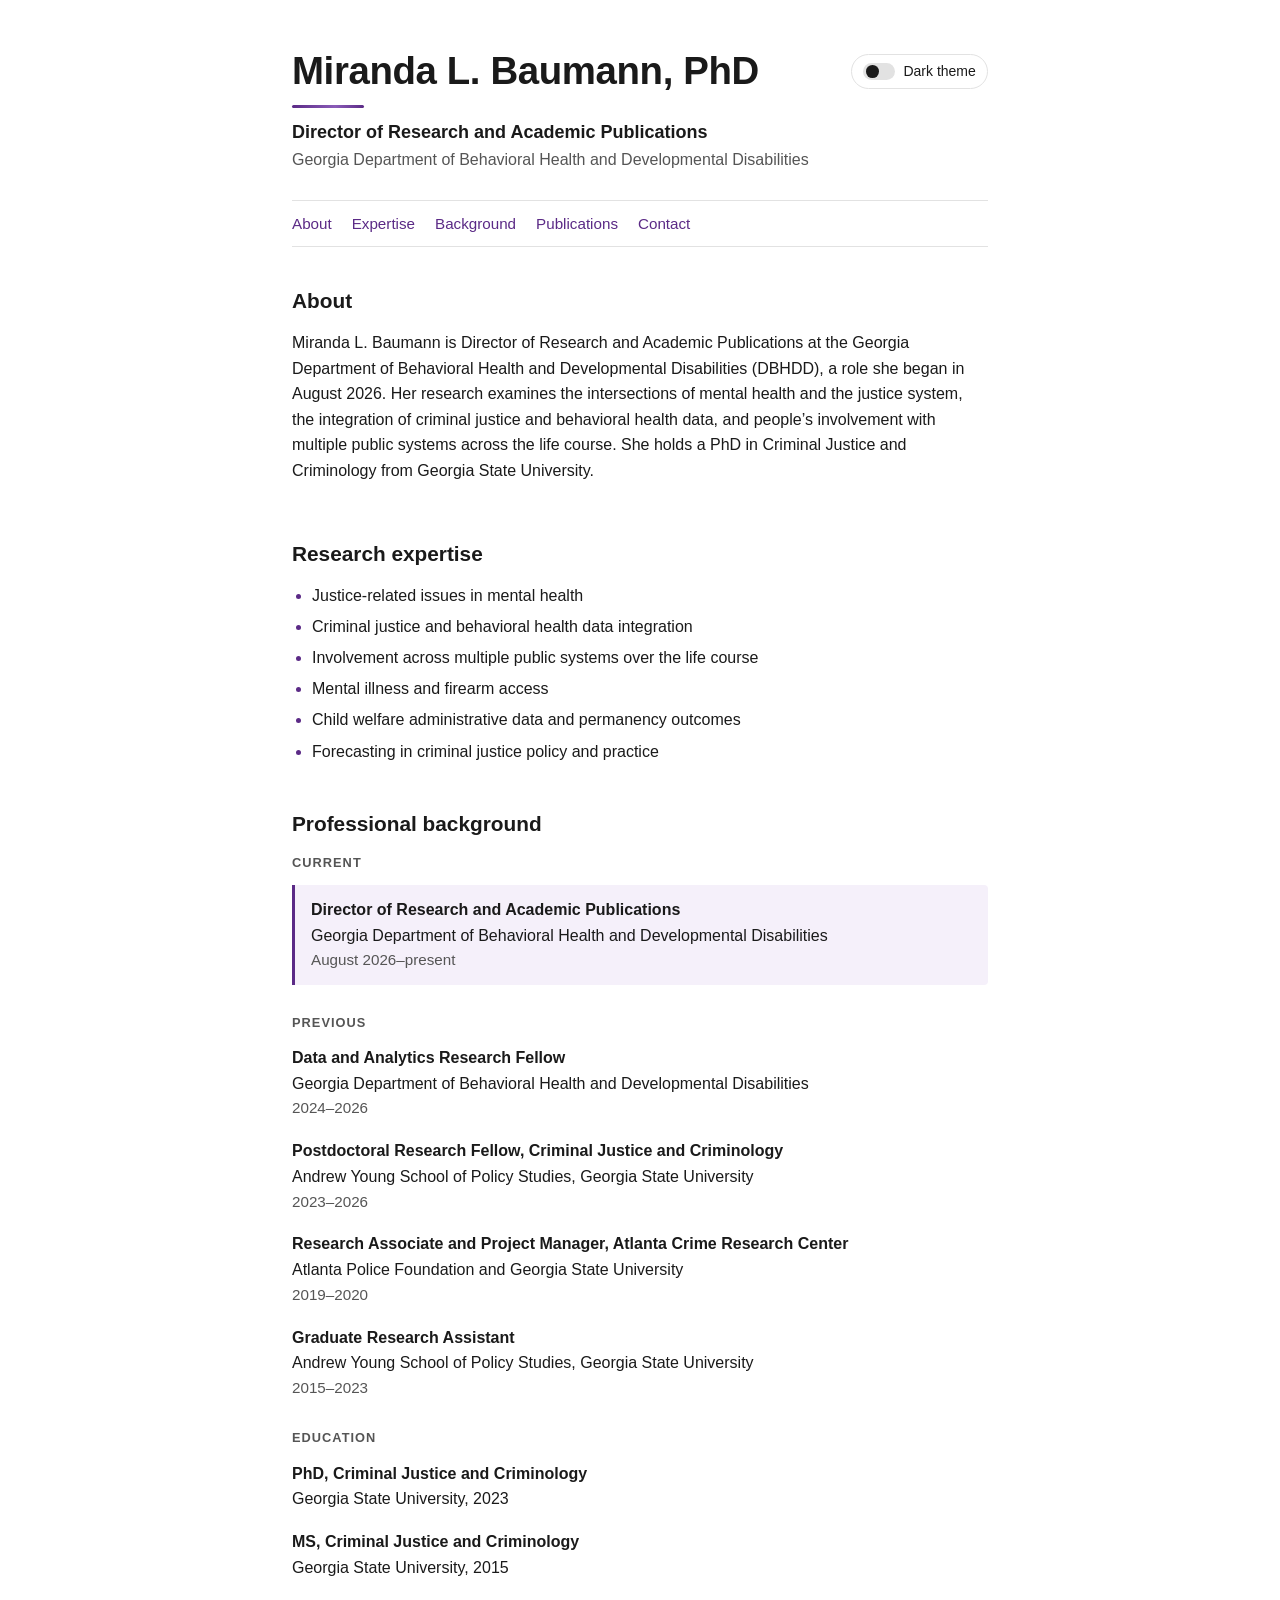
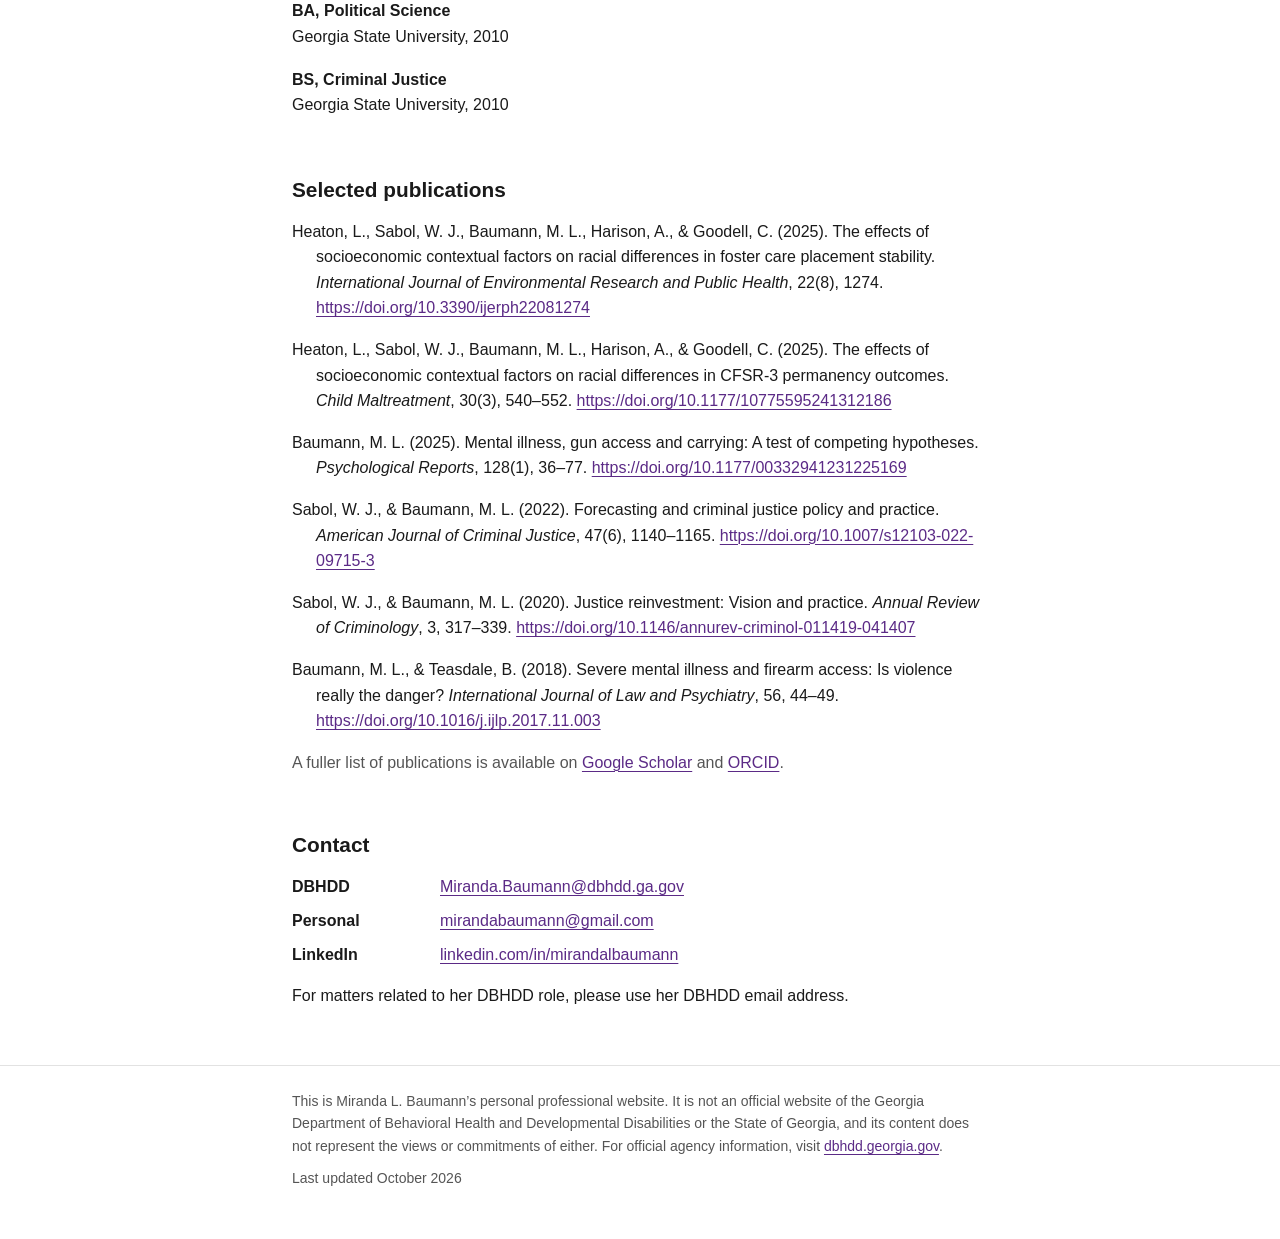
<file: index.html>
<!doctype html>
<html lang="en">
<head>
  <meta charset="utf-8">
  <meta name="viewport" content="width=device-width, initial-scale=1">
  <title>Miranda L. Baumann, PhD | Director of Research and Academic Publications, Georgia DBHDD</title>
  <meta name="description" content="Miranda L. Baumann, PhD, is Director of Research and Academic Publications at the Georgia Department of Behavioral Health and Developmental Disabilities. Research in behavioral health, criminal justice, and administrative data.">
  <link rel="canonical" href="https://mirandabaumann.com/">
  <meta name="color-scheme" content="light dark">
  <meta property="og:type" content="profile">
  <meta property="og:title" content="Miranda L. Baumann, PhD">
  <meta property="og:description" content="Director of Research and Academic Publications, Georgia Department of Behavioral Health and Developmental Disabilities.">
  <meta property="og:url" content="https://mirandabaumann.com/">
  <link rel="icon" href="/favicon.svg" type="image/svg+xml">
  <link rel="stylesheet" href="/styles.css">
  <script src="/theme.js"></script>
  <script type="application/ld+json">
  {
    "@context": "https://schema.org",
    "@type": "Person",
    "name": "Miranda L. Baumann",
    "honorificSuffix": "PhD",
    "jobTitle": "Director of Research and Academic Publications",
    "worksFor": {
      "@type": "GovernmentOrganization",
      "name": "Georgia Department of Behavioral Health and Developmental Disabilities",
      "url": "https://dbhdd.georgia.gov/"
    },
    "alumniOf": {
      "@type": "CollegeOrUniversity",
      "name": "Georgia State University"
    },
    "url": "https://mirandabaumann.com/",
    "sameAs": [
      "https://www.linkedin.com/in/mirandalbaumann",
      "https://scholar.google.com/citations?user=29ulksUAAAAJ&hl=en",
      "https://orcid.org/0009-0001-5241-0832"
    ]
  }
  </script>
</head>
<body>
  <a class="skip-link" href="#main">Skip to main content</a>

  <header class="site-header">
    <div class="wrap">
      <div class="header-top">
        <div>
          <h1 class="name">Miranda L. Baumann, PhD</h1>
          <p class="role">Director of Research and Academic Publications</p>
          <p class="org">Georgia Department of Behavioral Health and Developmental Disabilities</p>
        </div>
        <button type="button" class="theme-toggle" id="theme-toggle" aria-pressed="false" hidden>
          <span class="theme-toggle-track" aria-hidden="true"><span class="theme-toggle-thumb"></span></span>
          <span class="theme-toggle-label">Dark theme</span>
        </button>
      </div>
      <nav class="site-nav" aria-label="Page sections">
        <ul>
          <li><a href="#about">About</a></li>
          <li><a href="#expertise">Expertise</a></li>
          <li><a href="#background">Background</a></li>
          <li><a href="#publications">Publications</a></li>
          <li><a href="#contact">Contact</a></li>
        </ul>
      </nav>
    </div>
  </header>

  <main id="main" class="wrap">
    <section id="about" aria-labelledby="about-heading">
      <h2 id="about-heading">About</h2>
      <p>Miranda L. Baumann is Director of Research and Academic Publications at the Georgia Department of Behavioral Health and Developmental Disabilities (DBHDD), a role she began in August 2026. Her research examines the intersections of mental health and the justice system, the integration of criminal justice and behavioral health data, and people’s involvement with multiple public systems across the life course. She holds a PhD in Criminal Justice and Criminology from Georgia State University.</p>
    </section>

    <section id="expertise" aria-labelledby="expertise-heading">
      <h2 id="expertise-heading">Research expertise</h2>
      <ul class="plain-list">
        <li>Justice-related issues in mental health</li>
        <li>Criminal justice and behavioral health data integration</li>
        <li>Involvement across multiple public systems over the life course</li>
        <li>Mental illness and firearm access</li>
        <li>Child welfare administrative data and permanency outcomes</li>
        <li>Forecasting in criminal justice policy and practice</li>
      </ul>
    </section>

    <section id="background" aria-labelledby="background-heading">
      <h2 id="background-heading">Professional background</h2>

      <h3>Current</h3>
      <div class="entry entry-current">
        <p class="entry-title">Director of Research and Academic Publications</p>
        <p class="entry-org">Georgia Department of Behavioral Health and Developmental Disabilities</p>
        <p class="entry-date">August 2026–present</p>
      </div>

      <h3>Previous</h3>
      <div class="entry">
        <p class="entry-title">Data and Analytics Research Fellow</p>
        <p class="entry-org">Georgia Department of Behavioral Health and Developmental Disabilities</p>
        <p class="entry-date">2024–2026</p>
      </div>
      <div class="entry">
        <p class="entry-title">Postdoctoral Research Fellow, Criminal Justice and Criminology</p>
        <p class="entry-org">Andrew Young School of Policy Studies, Georgia State University</p>
        <p class="entry-date">2023–2026</p>
      </div>
      <div class="entry">
        <p class="entry-title">Research Associate and Project Manager, Atlanta Crime Research Center</p>
        <p class="entry-org">Atlanta Police Foundation and Georgia State University</p>
        <p class="entry-date">2019–2020</p>
      </div>
      <div class="entry">
        <p class="entry-title">Graduate Research Assistant</p>
        <p class="entry-org">Andrew Young School of Policy Studies, Georgia State University</p>
        <p class="entry-date">2015–2023</p>
      </div>

      <h3>Education</h3>
      <div class="entry">
        <p class="entry-title">PhD, Criminal Justice and Criminology</p>
        <p class="entry-org">Georgia State University, 2023</p>
      </div>
      <div class="entry">
        <p class="entry-title">MS, Criminal Justice and Criminology</p>
        <p class="entry-org">Georgia State University, 2015</p>
      </div>
      <div class="entry">
        <p class="entry-title">BA, Political Science</p>
        <p class="entry-org">Georgia State University, 2010</p>
      </div>
      <div class="entry">
        <p class="entry-title">BS, Criminal Justice</p>
        <p class="entry-org">Georgia State University, 2010</p>
      </div>
    </section>

    <section id="publications" aria-labelledby="publications-heading">
      <h2 id="publications-heading">Selected publications</h2>
      <ul class="pubs">
        <li>Heaton, L., Sabol, W. J., Baumann, M. L., Harison, A., &amp; Goodell, C. (2025). The effects of socioeconomic contextual factors on racial differences in foster care placement stability. <cite>International Journal of Environmental Research and Public Health</cite>, 22(8), 1274. <a href="https://doi.org/10.3390/ijerph22081274">https://doi.org/10.3390/ijerph22081274</a></li>
        <li>Heaton, L., Sabol, W. J., Baumann, M. L., Harison, A., &amp; Goodell, C. (2025). The effects of socioeconomic contextual factors on racial differences in CFSR-3 permanency outcomes. <cite>Child Maltreatment</cite>, 30(3), 540–552. <a href="https://doi.org/10.1177/10775595241312186">https://doi.org/10.1177/10775595241312186</a></li>
        <li>Baumann, M. L. (2025). Mental illness, gun access and carrying: A test of competing hypotheses. <cite>Psychological Reports</cite>, 128(1), 36–77. <a href="https://doi.org/10.1177/00332941231225169">https://doi.org/10.1177/00332941231225169</a></li>
        <li>Sabol, W. J., &amp; Baumann, M. L. (2022). Forecasting and criminal justice policy and practice. <cite>American Journal of Criminal Justice</cite>, 47(6), 1140–1165. <a href="https://doi.org/10.1007/s12103-022-09715-3">https://doi.org/10.1007/s12103-022-09715-3</a></li>
        <li>Sabol, W. J., &amp; Baumann, M. L. (2020). Justice reinvestment: Vision and practice. <cite>Annual Review of Criminology</cite>, 3, 317–339. <a href="https://doi.org/10.1146/annurev-criminol-011419-041407">https://doi.org/10.1146/annurev-criminol-011419-041407</a></li>
        <li>Baumann, M. L., &amp; Teasdale, B. (2018). Severe mental illness and firearm access: Is violence really the danger? <cite>International Journal of Law and Psychiatry</cite>, 56, 44–49. <a href="https://doi.org/10.1016/j.ijlp.2017.11.003">https://doi.org/10.1016/j.ijlp.2017.11.003</a></li>
      </ul>
      <p class="more">A fuller list of publications is available on <a href="https://scholar.google.com/citations?user=29ulksUAAAAJ&amp;hl=en">Google Scholar</a> and <a href="https://orcid.org/0009-0001-5241-0832">ORCID</a>.</p>
    </section>


    <section id="contact" aria-labelledby="contact-heading">
      <h2 id="contact-heading">Contact</h2>
      <ul class="link-list">
        <!--email_off-->
        <li><span class="link-label">DBHDD</span> <a href="mailto:Miranda.Baumann@dbhdd.ga.gov">Miranda.Baumann@dbhdd.ga.gov</a></li>
        <li><span class="link-label">Personal</span> <a href="mailto:mirandabaumann@gmail.com">mirandabaumann@gmail.com</a></li>
        <!--/email_off-->
        <li><span class="link-label">LinkedIn</span> <a href="https://www.linkedin.com/in/mirandalbaumann">linkedin.com/in/mirandalbaumann</a></li>
      </ul>
      <p>For matters related to her DBHDD role, please use her DBHDD email address.</p>
    </section>
  </main>

  <footer class="site-footer">
    <div class="wrap">
      <p>This is Miranda L. Baumann’s personal professional website. It is not an official website of the Georgia Department of Behavioral Health and Developmental Disabilities or the State of Georgia, and its content does not represent the views or commitments of either. For official agency information, visit <a href="https://dbhdd.georgia.gov/">dbhdd.georgia.gov</a>.</p>
      <p>Last updated October 2026</p>
    </div>
  </footer>
</body>
</html>
</file>
<file: styles.css>
/* mirandabaumann.com — single stylesheet. Colors are defined once per theme below. */

:root {
  --bg: #ffffff;
  --text: #1a1a1a;
  --muted: #555555;
  --rule: #e2e2e2;
  --accent: #5b2a86;
  --accent-soft: #8a5cb8;
  --accent-tint: #f5f0fa;
}

/* Dark values, applied when the device prefers dark and no manual choice says light. */
@media (prefers-color-scheme: dark) {
  :root:not([data-theme="light"]) {
    --bg: #1e1e1f;
    --text: #ededea;
    --muted: #b3b3ae;
    --rule: #3a3a3c;
    --accent: #c9a7f0;
    --accent-soft: #9d76cc;
    --accent-tint: #2a2433;
  }
}

/* Dark values, applied when chosen manually. */
:root[data-theme="dark"] {
  --bg: #1e1e1f;
  --text: #ededea;
  --muted: #b3b3ae;
  --rule: #3a3a3c;
  --accent: #c9a7f0;
  --accent-soft: #9d76cc;
  --accent-tint: #2a2433;
}

*, *::before, *::after { box-sizing: border-box; }

html {
  background: var(--bg);
  color: var(--text);
  font-family: -apple-system, BlinkMacSystemFont, "Segoe UI", Roboto, "Helvetica Neue", Arial, sans-serif;
  font-size: 100%;
  line-height: 1.6;
  -webkit-text-size-adjust: 100%;
  scroll-behavior: smooth;
}
@media (prefers-reduced-motion: reduce) { html { scroll-behavior: auto; } }

body { margin: 0; }

.wrap {
  max-width: 46rem;
  margin: 0 auto;
  padding: 0 1.25rem;
}

a { color: var(--accent); text-underline-offset: 0.18em; text-decoration-thickness: 1px; overflow-wrap: anywhere; }
a:hover { text-decoration-thickness: 2px; }

:focus-visible {
  outline: 3px solid var(--accent);
  outline-offset: 3px;
  border-radius: 2px;
}

.skip-link {
  position: absolute;
  left: 1rem;
  top: -4rem;
  background: var(--bg);
  color: var(--accent);
  padding: 0.5rem 0.75rem;
  border: 2px solid var(--accent);
  z-index: 10;
}
.skip-link:focus { top: 1rem; }

/* Header */
.site-header { padding-top: 3rem; }
.header-top {
  display: flex;
  justify-content: space-between;
  align-items: flex-start;
  gap: 1rem;
}
.name {
  font-size: clamp(1.75rem, 5vw, 2.4rem);
  line-height: 1.2;
  margin: 0 0 0.6rem;
  letter-spacing: -0.01em;
  font-weight: 650;
}
/* Subtle static sheen: a thin purple rule beneath the name. */
.name::after {
  content: "";
  display: block;
  width: 4.5rem;
  height: 3px;
  margin-top: 0.7rem;
  border-radius: 2px;
  background: linear-gradient(90deg, var(--accent), var(--accent-soft) 60%, var(--accent));
}
.role { margin: 0; font-size: 1.125rem; font-weight: 600; }
.org { margin: 0; color: var(--muted); }

/* Theme toggle (hidden until JavaScript confirms it can work) */
.theme-toggle {
  flex-shrink: 0;
  display: inline-flex;
  align-items: center;
  gap: 0.5rem;
  margin-top: 0.35rem;
  padding: 0.35rem 0.7rem;
  font: inherit;
  font-size: 0.875rem;
  color: var(--text);
  background: transparent;
  border: 1px solid var(--rule);
  border-radius: 999px;
  cursor: pointer;
}
.theme-toggle:hover { border-color: var(--accent); }
.theme-toggle[hidden] { display: none; }
.theme-toggle-track {
  position: relative;
  width: 2rem;
  height: 1.1rem;
  border-radius: 999px;
  background: var(--rule);
}
.theme-toggle-thumb {
  position: absolute;
  top: 0.15rem;
  left: 0.15rem;
  width: 0.8rem;
  height: 0.8rem;
  border-radius: 50%;
  background: var(--text);
}
.theme-toggle[aria-pressed="true"] .theme-toggle-track { background: var(--accent); }
.theme-toggle[aria-pressed="true"] .theme-toggle-thumb { left: 1.05rem; background: var(--bg); }

/* Navigation */
.site-nav { margin-top: 1.75rem; border-top: 1px solid var(--rule); border-bottom: 1px solid var(--rule); }
.site-nav ul {
  list-style: none;
  margin: 0;
  padding: 0.6rem 0;
  display: flex;
  flex-wrap: wrap;
  gap: 0.25rem 1.25rem;
}
.site-nav a { text-decoration: none; font-weight: 500; font-size: 0.95rem; }
.site-nav a:hover { text-decoration: underline; }

/* Sections */
main section { padding-top: 2.5rem; scroll-margin-top: 1rem; }
h2 {
  font-size: 1.3rem;
  line-height: 1.3;
  margin: 0 0 1rem;
  font-weight: 650;
}
h3 {
  font-size: 0.8rem;
  text-transform: uppercase;
  letter-spacing: 0.08em;
  color: var(--muted);
  margin: 1.75rem 0 0.75rem;
  font-weight: 600;
}
h2 + h3 { margin-top: 0; }
p { margin: 0 0 1rem; }

.plain-list { margin: 0; padding-left: 1.25rem; }
.plain-list li { margin-bottom: 0.35rem; }
.plain-list li::marker { color: var(--accent); }

.entry { margin-bottom: 1.1rem; }
.entry p { margin: 0; }
.entry-title { font-weight: 600; }
.entry-org { color: var(--text); }
.entry-date, .entry-note { color: var(--muted); font-size: 0.95rem; }
.entry-current {
  border-left: 3px solid var(--accent);
  background: var(--accent-tint);
  padding: 0.75rem 1rem;
  border-radius: 0 4px 4px 0;
}

/* Publications: unnumbered, with a hanging indent */
.pubs { list-style: none; margin: 0 0 1rem; padding: 0; }
.pubs li { margin-bottom: 1rem; padding-left: 1.5rem; text-indent: -1.5rem; }
.pubs cite { font-style: italic; }
.more { color: var(--muted); }

.link-list { list-style: none; margin: 0 0 1rem; padding: 0; }
.link-list li { margin-bottom: 0.5rem; display: flex; flex-wrap: wrap; gap: 0 0.75rem; }
.link-label { min-width: 8.5rem; font-weight: 600; }

/* Footer */
.site-footer {
  margin-top: 3.5rem;
  border-top: 1px solid var(--rule);
  padding: 1.5rem 0 2.5rem;
  color: var(--muted);
  font-size: 0.875rem;
}
.site-footer p { margin-bottom: 0.6rem; }

@media (max-width: 34rem) {
  .site-header { padding-top: 1.75rem; }
  .header-top { flex-direction: column-reverse; gap: 0.75rem; }
  .theme-toggle { margin-top: 0; align-self: flex-end; }
  .link-label { min-width: 0; width: 100%; }
}

@media print {
  .theme-toggle, .site-nav, .skip-link { display: none; }
  a { color: inherit; }
}
.not-found { padding-top: 3rem; }
</file>
